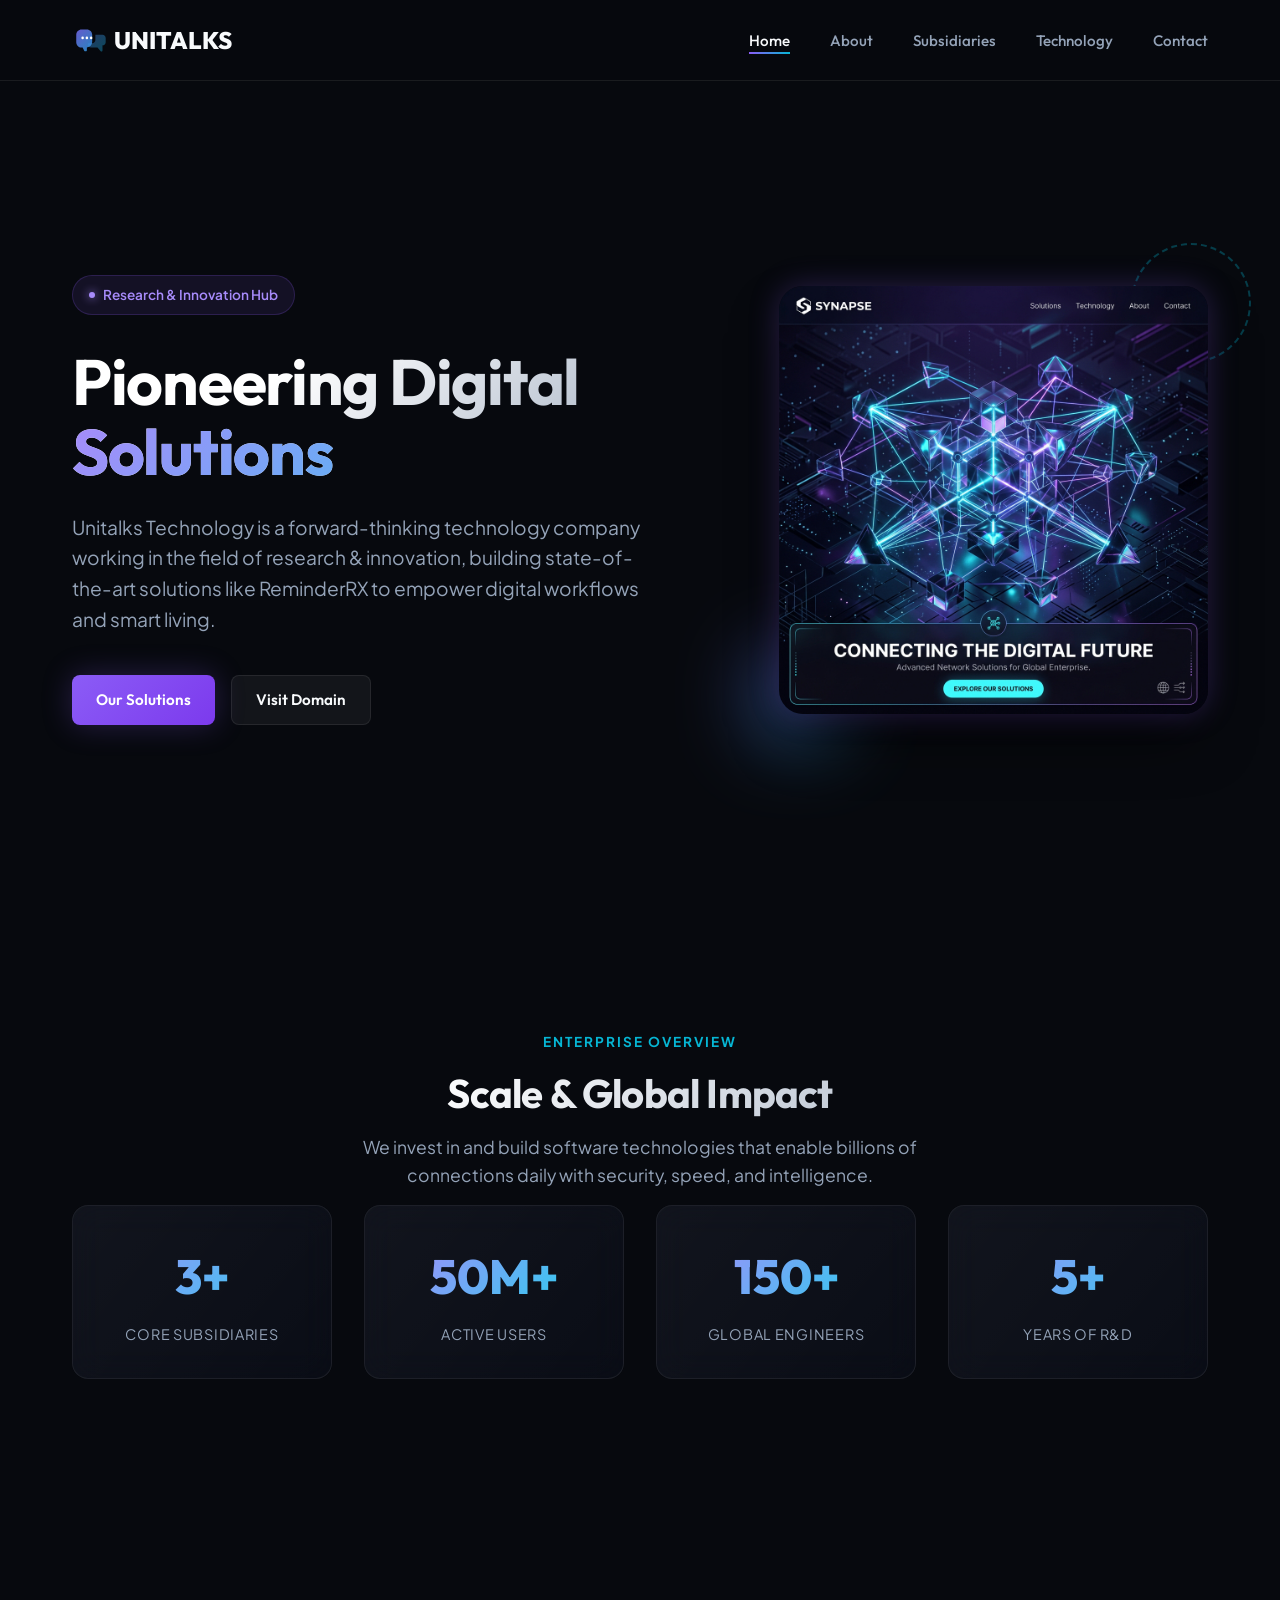
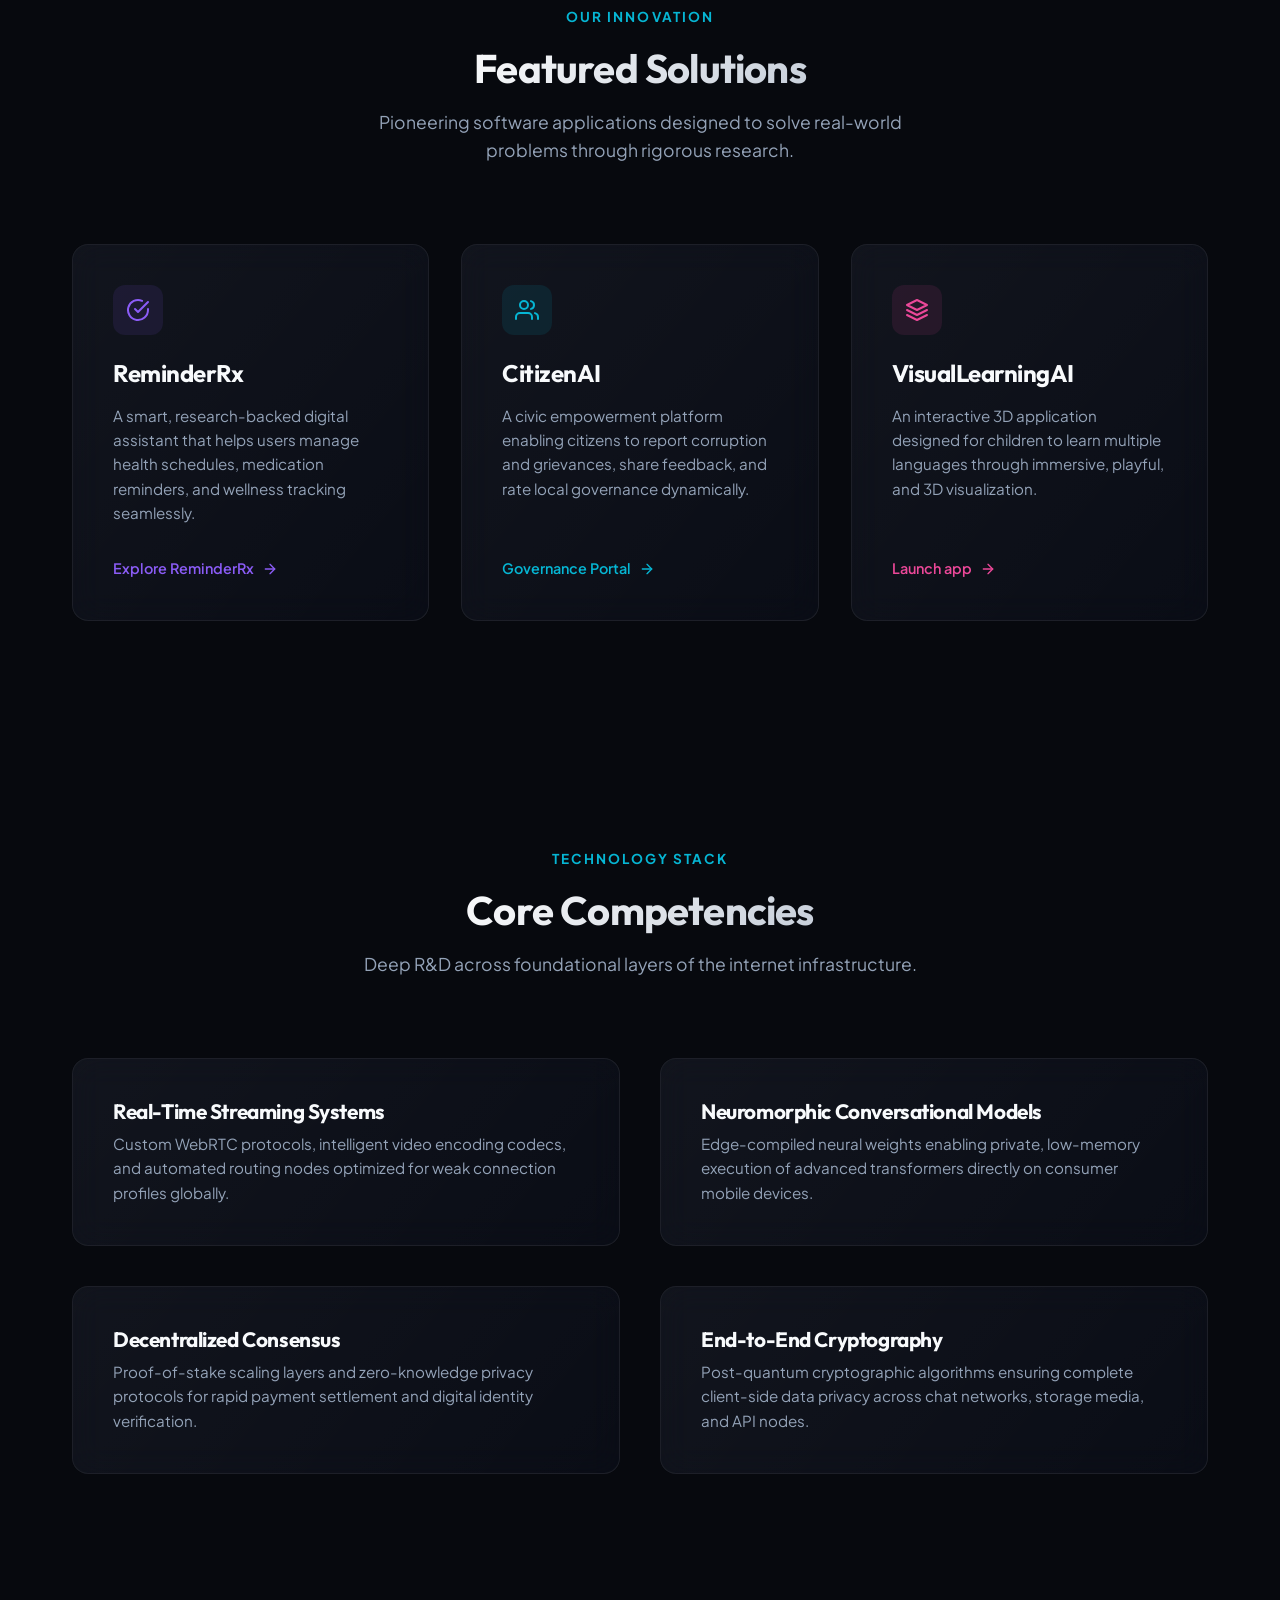
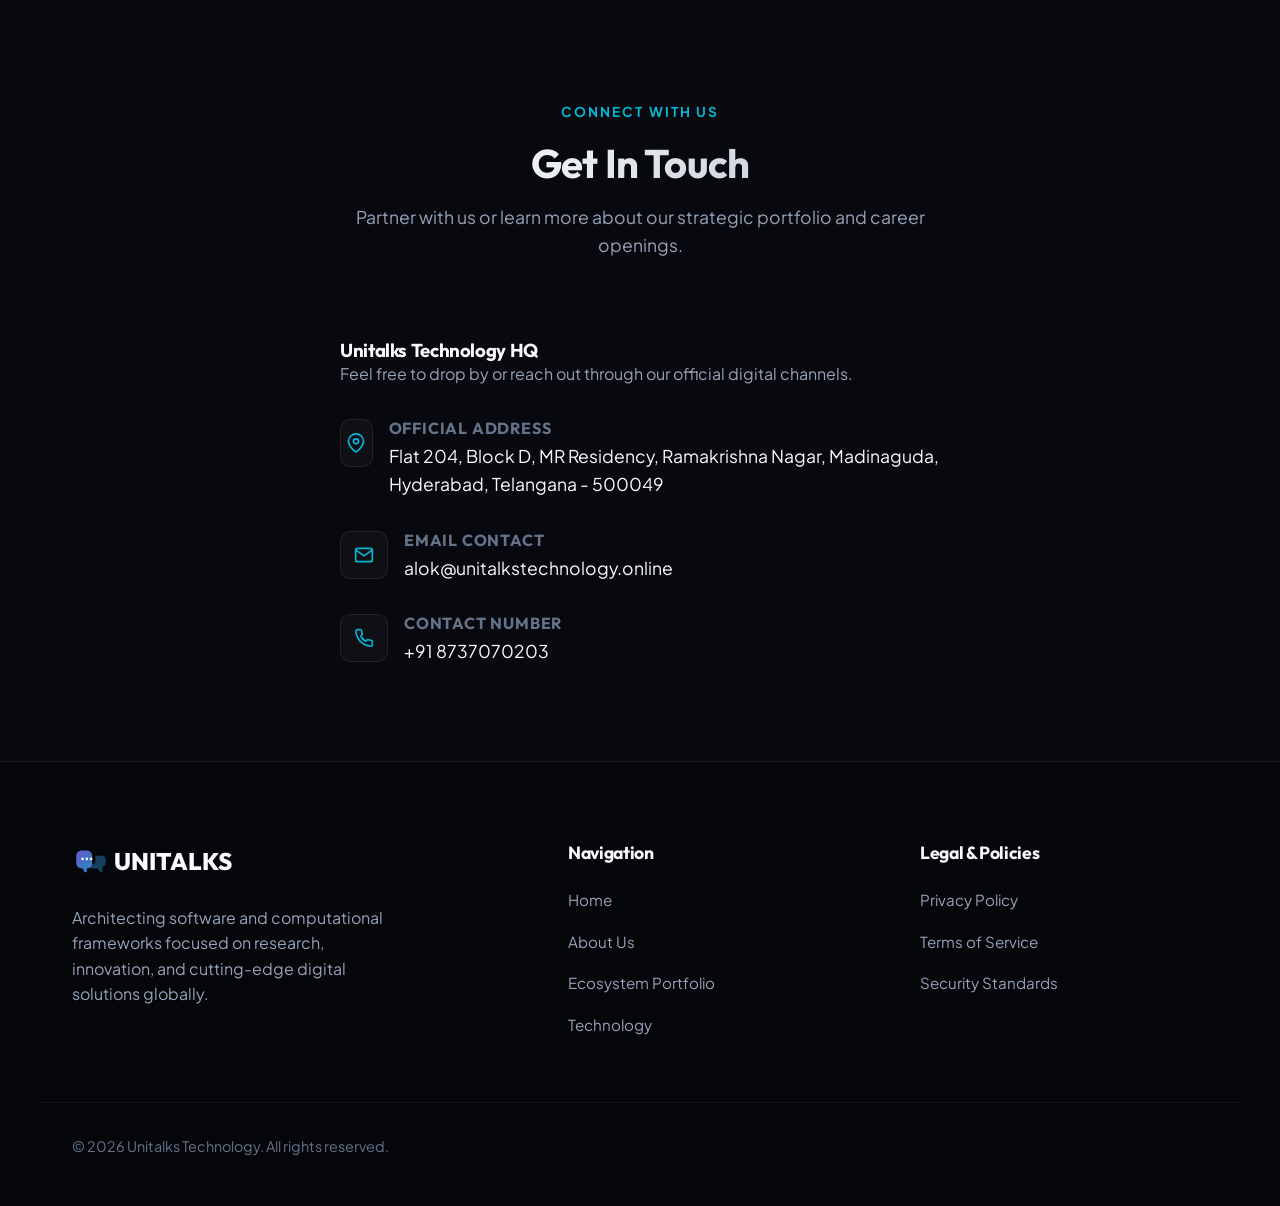
<file: index.html>
<!DOCTYPE html>
<html lang="en">
<head>
    <meta charset="UTF-8">
    <meta name="viewport" content="width=device-width, initial-scale=1.0">
    
    <!-- SEO Meta Tags -->
    <title>Unitalks Technology | Research & Innovation</title>
    <meta name="description" content="Unitalks Technology is a technology company working in the field of research and innovation, building solutions like ReminderRX.">
    <meta name="keywords" content="Unitalks, Unitalks Technology, Research, Innovation, ReminderRX, Tech Solutions, unitalkstechnology.online">
    <meta name="facebook-domain-verification" content="fm81fy7elxem7aftyt3hn0s35wh64n" />
    
    <!-- Open Graph / Facebook -->
    <meta property="og:type" content="website">
    <meta property="og:title" content="Unitalks Technology | Research & Innovation">
    <meta property="og:description" content="A technology company working in the field of research & innovation. Developers of ReminderRX.">
    
    <!-- Favicon -->
    <link rel="icon" type="image/svg+xml" href="assets/logo.svg">
    
    <!-- Stylesheets -->
    <link rel="stylesheet" href="style.css">
</head>
<body>

    <!-- Dynamic Mesh Background -->
    <div class="mesh-bg"></div>

    <!-- Header / Navigation -->
    <header>
        <div class="container nav-container">
            <a href="#" class="logo" id="logoLink">
                <svg class="logo-icon-svg" width="34" height="34" viewBox="0 0 32 32" fill="none" xmlns="http://www.w3.org/2000/svg">
                    <defs>
                        <linearGradient id="logoGradientHeader" x1="0" y1="0" x2="32" y2="32" gradientUnits="userSpaceOnUse">
                            <stop offset="0%" stop-color="#8b5cf6" />
                            <stop offset="100%" stop-color="#06b6d4" />
                        </linearGradient>
                    </defs>
                    <path d="M19 6H9c-2.76 0-5 2.24-5 5v7c0 2.76 2.24 5 5 5h1l1.5 3c.2.4.6.6 1 .6h.5c.6 0 1-.4 1-1v-2.6c3.38-.5 5-2.5 5-5.4V11c0-2.76-2.24-5-5-5z" fill="url(#logoGradientHeader)" opacity="0.85"/>
                    <path d="M23 11h-1v5c0 1.66-1.34 3-3 3h-4v1c0 1.66 1.34 3 3 3h6l3 3.5c.2.25.5.35.8.35.5 0 .9-.4.9-.9V21c1.66 0 3-1.34 3-3v-4c0-1.66-1.34-3-3-3z" fill="url(#logoGradientHeader)" opacity="0.4"/>
                    <circle cx="10" cy="14" r="1.2" fill="#ffffff"/>
                    <circle cx="14" cy="14" r="1.2" fill="#ffffff"/>
                    <circle cx="18" cy="14" r="1.2" fill="#ffffff"/>
                </svg>
                <span>UNITALKS</span>
            </a>
            
            <nav>
                <ul class="nav-links">
                    <li><a href="#home" class="active" id="navHome">Home</a></li>
                    <li><a href="#about" id="navAbout">About</a></li>
                    <li><a href="#subsidiaries" id="navSubs">Subsidiaries</a></li>
                    <li><a href="#technology" id="navTech">Technology</a></li>
                    <li><a href="#contact" id="navContact">Contact</a></li>
                </ul>
            </nav>

            <button class="menu-toggle" id="mobileMenuBtn" aria-label="Toggle Navigation Menu">
                <span></span>
                <span></span>
                <span></span>
            </button>
        </div>
    </header>

    <!-- Main Content -->
    <main>
        
        <!-- Hero Section -->
        <section id="home" class="hero">
            <div class="container hero-grid">
                <div class="hero-content reveal active">
                    <div class="hero-badge">
                        <span></span> Research & Innovation Hub
                    </div>
                    <h1 class="hero-title text-gradient-primary">
                        Pioneering Digital
                        <span class="text-gradient-purple-cyan">Solutions</span>
                    </h1>
                    <p class="hero-description">
                        Unitalks Technology is a forward-thinking technology company working in the field of research & innovation, building state-of-the-art solutions like ReminderRX to empower digital workflows and smart living.
                    </p>
                    <div class="hero-actions">
                        <a href="#subsidiaries" class="btn btn-primary" id="heroCtaPrimary">Our Solutions</a>
                        <a href="https://unitalkstechnology.online" class="btn btn-secondary" id="heroCtaSecondary" target="_blank">Visit Domain</a>
                    </div>
                </div>
                <div class="hero-visual reveal active">
                    <div class="hero-decor-1"></div>
                    <div class="hero-decor-2"></div>
                    <div class="hero-image-wrap">
                        <img src="assets/hero_visual.jpg" alt="Unitalks Technology Abstract Cyber Art" id="heroImg">
                    </div>
                </div>
            </div>
        </section>

        <!-- About & Metrics Section -->
        <section id="about" class="section">
            <div class="container">
                <div class="section-title-wrap reveal">
                    <span class="section-tag">Enterprise Overview</span>
                    <h2 class="section-title text-gradient-primary">Scale & Global Impact</h2>
                    <p class="section-subtitle">We invest in and build software technologies that enable billions of connections daily with security, speed, and intelligence.</p>
                </div>

                <div class="metrics-grid reveal">
                    <div class="glass-card metric-card" id="metric1">
                        <div class="metric-number text-gradient-purple-cyan">3+</div>
                        <div class="metric-label">Core Subsidiaries</div>
                    </div>
                    <div class="glass-card metric-card" id="metric2">
                        <div class="metric-number text-gradient-purple-cyan">50M+</div>
                        <div class="metric-label">Active Users</div>
                    </div>
                    <div class="glass-card metric-card" id="metric3">
                        <div class="metric-number text-gradient-purple-cyan">150+</div>
                        <div class="metric-label">Global Engineers</div>
                    </div>
                    <div class="glass-card metric-card" id="metric4">
                        <div class="metric-number text-gradient-purple-cyan">5+</div>
                        <div class="metric-label">Years of R&D</div>
                    </div>
                </div>
            </div>
        </section>

        <!-- Subsidiaries Portfolio -->
        <section id="subsidiaries" class="section">
            <div class="container">
                <div class="section-title-wrap reveal">
                    <span class="section-tag">Our Innovation</span>
                    <h2 class="section-title text-gradient-primary">Featured Solutions</h2>
                    <p class="section-subtitle">Pioneering software applications designed to solve real-world problems through rigorous research.</p>
                </div>

                <div class="subsidiaries-grid">
                    <!-- Subsidiary 1 (ReminderRx) -->
                    <div class="glass-card sub-card reveal" id="subCardReminder">
                        <div class="sub-icon">
                            <svg xmlns="http://www.w3.org/2000/svg" width="24" height="24" viewBox="0 0 24 24" fill="none" stroke="currentColor" stroke-width="2" stroke-linecap="round" stroke-linejoin="round"><path d="M22 11.08V12a10 10 0 1 1-5.93-9.14"></path><polyline points="22 4 12 14.01 9 11.01"></polyline></svg>
                        </div>
                        <h3 class="sub-title">ReminderRx</h3>
                        <p class="sub-description">
                            A smart, research-backed digital assistant that helps users manage health schedules, medication reminders, and wellness tracking seamlessly.
                        </p>
                        <a href="#" class="sub-link" id="subLinkReminder">
                            Explore ReminderRx 
                            <svg xmlns="http://www.w3.org/2000/svg" width="16" height="16" viewBox="0 0 24 24" fill="none" stroke="currentColor" stroke-width="2" stroke-linecap="round" stroke-linejoin="round"><line x1="5" y1="12" x2="19" y2="12"></line><polyline points="12 5 19 12 12 19"></polyline></svg>
                        </a>
                    </div>

                    <!-- Subsidiary 2 (CitizenAI) -->
                    <div class="glass-card sub-card reveal" id="subCardCitizen">
                        <div class="sub-icon">
                            <svg xmlns="http://www.w3.org/2000/svg" width="24" height="24" viewBox="0 0 24 24" fill="none" stroke="currentColor" stroke-width="2" stroke-linecap="round" stroke-linejoin="round"><path d="M17 21v-2a4 4 0 0 0-4-4H5a4 4 0 0 0-4 4v2"></path><circle cx="9" cy="7" r="4"></circle><path d="M23 21v-2a4 4 0 0 0-3-3.87"></path><path d="M16 3.13a4 4 0 0 1 0 7.75"></path></svg>
                        </div>
                        <h3 class="sub-title">CitizenAI</h3>
                        <p class="sub-description">
                            A civic empowerment platform enabling citizens to report corruption and grievances, share feedback, and rate local governance dynamically.
                        </p>
                        <a href="#" class="sub-link" id="subLinkCitizen" style="color: var(--secondary)">
                            Governance Portal 
                            <svg xmlns="http://www.w3.org/2000/svg" width="16" height="16" viewBox="0 0 24 24" fill="none" stroke="currentColor" stroke-width="2" stroke-linecap="round" stroke-linejoin="round"><line x1="5" y1="12" x2="19" y2="12"></line><polyline points="12 5 19 12 12 19"></polyline></svg>
                        </a>
                    </div>

                    <!-- Subsidiary 3 (VisualLearningAI) -->
                    <div class="glass-card sub-card reveal" id="subCardVisual">
                        <div class="sub-icon">
                            <svg xmlns="http://www.w3.org/2000/svg" width="24" height="24" viewBox="0 0 24 24" fill="none" stroke="currentColor" stroke-width="2" stroke-linecap="round" stroke-linejoin="round"><path d="M12 2L2 7l10 5 10-5-10-5z"></path><path d="M2 17l10 5 10-5"></path><path d="M2 12l10 5 10-5"></path></svg>
                        </div>
                        <h3 class="sub-title">VisualLearningAI</h3>
                        <p class="sub-description">
                            An interactive 3D application designed for children to learn multiple languages through immersive, playful, and 3D visualization.
                        </p>
                        <a href="#" class="sub-link" id="subLinkVisual" style="color: var(--accent)">
                            Launch app 
                            <svg xmlns="http://www.w3.org/2000/svg" width="16" height="16" viewBox="0 0 24 24" fill="none" stroke="currentColor" stroke-width="2" stroke-linecap="round" stroke-linejoin="round"><line x1="5" y1="12" x2="19" y2="12"></line><polyline points="12 5 19 12 12 19"></polyline></svg>
                        </a>
                    </div>
                </div>
            </div>
        </section>

        <!-- Core Technologies -->
        <section id="technology" class="section">
            <div class="container">
                <div class="section-title-wrap reveal">
                    <span class="section-tag">Technology Stack</span>
                    <h2 class="section-title text-gradient-primary">Core Competencies</h2>
                    <p class="section-subtitle">Deep R&D across foundational layers of the internet infrastructure.</p>
                </div>

                <div class="tech-grid">
                    <!-- Tech Item 1 -->
                    <div class="glass-card tech-card reveal" id="techCardRTC">
                        <div class="tech-info">
                            <h3>Real-Time Streaming Systems</h3>
                            <p>Custom WebRTC protocols, intelligent video encoding codecs, and automated routing nodes optimized for weak connection profiles globally.</p>
                        </div>
                    </div>

                    <!-- Tech Item 2 -->
                    <div class="glass-card tech-card reveal" id="techCardAI">
                        <div class="tech-info">
                            <h3>Neuromorphic Conversational Models</h3>
                            <p>Edge-compiled neural weights enabling private, low-memory execution of advanced transformers directly on consumer mobile devices.</p>
                        </div>
                    </div>

                    <!-- Tech Item 3 -->
                    <div class="glass-card tech-card reveal" id="techCardChain">
                        <div class="tech-info">
                            <h3>Decentralized Consensus</h3>
                            <p>Proof-of-stake scaling layers and zero-knowledge privacy protocols for rapid payment settlement and digital identity verification.</p>
                        </div>
                    </div>

                    <!-- Tech Item 4 -->
                    <div class="glass-card tech-card reveal" id="techCardSec">
                        <div class="tech-info">
                            <h3>End-to-End Cryptography</h3>
                            <p>Post-quantum cryptographic algorithms ensuring complete client-side data privacy across chat networks, storage media, and API nodes.</p>
                        </div>
                    </div>
                </div>
            </div>
        </section>

        <!-- Contact Section -->
        <section id="contact" class="section">
            <div class="container">
                <div class="section-title-wrap reveal">
                    <span class="section-tag">Connect With Us</span>
                    <h2 class="section-title text-gradient-primary">Get In Touch</h2>
                    <p class="section-subtitle">Partner with us or learn more about our strategic portfolio and career openings.</p>
                </div>

                <div class="contact-grid reveal">
                    <!-- Contact Information -->
                    <div class="contact-info">
                        <h3>Unitalks Technology HQ</h3>
                        <p style="color: var(--text-secondary); margin-bottom: 2rem;">Feel free to drop by or reach out through our official digital channels.</p>
                        
                        <div class="contact-info-list">
                            <div class="contact-info-item" id="infoAddress">
                                <div class="contact-info-icon">
                                    <svg xmlns="http://www.w3.org/2000/svg" width="20" height="20" viewBox="0 0 24 24" fill="none" stroke="currentColor" stroke-width="2" stroke-linecap="round" stroke-linejoin="round"><path d="M21 10c0 7-9 13-9 13s-9-6-9-13a9 9 0 0 1 18 0z"></path><circle cx="12" cy="10" r="3"></circle></svg>
                                </div>
                                <div class="contact-info-content">
                                    <h4>Official Address</h4>
                                    <p>Flat 204, Block D, MR Residency, Ramakrishna Nagar, Madinaguda, Hyderabad, Telangana - 500049</p>
                                </div>
                            </div>

                            <div class="contact-info-item" id="infoEmail">
                                <div class="contact-info-icon">
                                    <svg xmlns="http://www.w3.org/2000/svg" width="20" height="20" viewBox="0 0 24 24" fill="none" stroke="currentColor" stroke-width="2" stroke-linecap="round" stroke-linejoin="round"><path d="M4 4h16c1.1 0 2 .9 2 2v12c0 1.1-.9 2-2 2H4c-1.1 0-2-.9-2-2V6c0-1.1.9-2 2-2z"></path><polyline points="22,6 12,13 2,6"></polyline></svg>
                                </div>
                                <div class="contact-info-content">
                                    <h4>Email Contact</h4>
                                    <p><a href="mailto:alok@unitalkstechnology.online">alok@unitalkstechnology.online</a></p>
                                </div>
                            </div>

                            <div class="contact-info-item" id="infoPhone">
                                <div class="contact-info-icon">
                                    <svg xmlns="http://www.w3.org/2000/svg" width="20" height="20" viewBox="0 0 24 24" fill="none" stroke="currentColor" stroke-width="2" stroke-linecap="round" stroke-linejoin="round"><path d="M22 16.92v3a2 2 0 0 1-2.18 2 19.79 19.79 0 0 1-8.63-3.07 19.5 19.5 0 0 1-6-6 19.79 19.79 0 0 1-3.07-8.67A2 2 0 0 1 4.11 2h3a2 2 0 0 1 2 1.72 12.84 12.84 0 0 0 .7 2.81 2 2 0 0 1-.45 2.11L8.09 9.91a16 16 0 0 0 6 6l1.27-1.27a2 2 0 0 1 2.11-.45 12.84 12.84 0 0 0 2.81.7A2 2 0 0 1 22 16.92z"></path></svg>
                                </div>
                                <div class="contact-info-content">
                                    <h4>Contact Number</h4>
                                    <p>+91 8737070203</p>
                                </div>
                            </div>
                        </div>
                    </div>
                </div>
            </div>
        </section>

    </main>

    <!-- Footer -->
    <footer>
        <div class="container footer-grid">
            <div class="footer-brand">
                <a href="#" class="logo" id="footerLogoLink">
                    <svg class="logo-icon-svg" width="34" height="34" viewBox="0 0 32 32" fill="none" xmlns="http://www.w3.org/2000/svg">
                        <defs>
                            <linearGradient id="logoGradientFooter" x1="0" y1="0" x2="32" y2="32" gradientUnits="userSpaceOnUse">
                                <stop offset="0%" stop-color="#8b5cf6" />
                                <stop offset="100%" stop-color="#06b6d4" />
                            </linearGradient>
                        </defs>
                        <path d="M19 6H9c-2.76 0-5 2.24-5 5v7c0 2.76 2.24 5 5 5h1l1.5 3c.2.4.6.6 1 .6h.5c.6 0 1-.4 1-1v-2.6c3.38-.5 5-2.5 5-5.4V11c0-2.76-2.24-5-5-5z" fill="url(#logoGradientFooter)" opacity="0.85"/>
                        <path d="M23 11h-1v5c0 1.66-1.34 3-3 3h-4v1c0 1.66 1.34 3 3 3h6l3 3.5c.2.25.5.35.8.35.5 0 .9-.4.9-.9V21c1.66 0 3-1.34 3-3v-4c0-1.66-1.34-3-3-3z" fill="url(#logoGradientFooter)" opacity="0.4"/>
                        <circle cx="10" cy="14" r="1.2" fill="#ffffff"/>
                        <circle cx="14" cy="14" r="1.2" fill="#ffffff"/>
                        <circle cx="18" cy="14" r="1.2" fill="#ffffff"/>
                    </svg>
                    <span>UNITALKS</span>
                </a>
                <p>Architecting software and computational frameworks focused on research, innovation, and cutting-edge digital solutions globally.</p>
            </div>
            
            <div class="footer-nav">
                <h4>Navigation</h4>
                <ul class="footer-links">
                    <li><a href="#home" id="footHome">Home</a></li>
                    <li><a href="#about" id="footAbout">About Us</a></li>
                    <li><a href="#subsidiaries" id="footSubs">Ecosystem Portfolio</a></li>
                    <li><a href="#technology" id="footTech">Technology</a></li>
                </ul>
            </div>

            <div class="footer-nav">
                <h4>Legal & Policies</h4>
                <ul class="footer-links">
                    <li><a href="#" id="footPrivacy">Privacy Policy</a></li>
                    <li><a href="#" id="footTerms">Terms of Service</a></li>
                    <li><a href="#" id="footSecurity">Security Standards</a></li>
                </ul>
            </div>
        </div>

        <div class="container footer-bottom">
            <p>&copy; 2026 Unitalks Technology. All rights reserved.</p>
        </div>
    </footer>

    <!-- Privacy Policy Modal -->
    <div class="modal-overlay" id="privacyModal">
        <div class="glass-card modal-content">
            <button class="modal-close" id="closePrivacyBtn" aria-label="Close Privacy Modal">&times;</button>
            <div class="modal-body">
                <h2 class="text-gradient-purple-cyan" style="margin-bottom: 1rem;">Privacy Policy</h2>
                <p><strong>Last updated: August 4, 2026</strong></p>
                <p>At Unitalks Technology, we value the trust you place in us. This Privacy Policy describes how we collect, use, and protect information across our applications and platforms including ReminderRx, CitizenAI, and VisualLearningAI.</p>
                
                <h3>1. Information We Collect</h3>
                <p>We may collect information directly from you or automatically through your usage of our services. This includes contact details, user preferences, and usage analytics required to optimize our AI-driven systems.</p>
                
                <h3>2. How We Use Information</h3>
                <p>We utilize the collected information to power core product features, validate civic responses (for CitizenAI), organize medication schedules (for ReminderRx), and personalise immersive 3D languages spaces (for VisualLearningAI).</p>
                
                <h3>3. Security & Compliance</h3>
                <p>We adopt industry-leading security practices, including data encryption in transit and rest, ensuring complete alignment with privacy regulations.</p>
                
                <h3>4. Contact Us</h3>
                <p>If you have any questions regarding this Privacy Policy, please contact us at <strong>alok@unitalkstechnology.online</strong>.</p>
            </div>
        </div>
    </div>

    <!-- Scripts -->
    <script src="app.js"></script>
</body>
</html>
</file>
<file: style.css>
@import url('https://fonts.googleapis.com/css2?family=Outfit:wght@300;400;500;600;700;800&family=Plus+Jakarta+Sans:wght@300;400;500;600;700&display=swap');

:root {
    /* Color Palette */
    --bg-dark: #07090e;
    --bg-dark-rgb: 7, 9, 14;
    --bg-card: rgba(15, 22, 36, 0.4);
    --bg-card-hover: rgba(20, 30, 50, 0.6);
    --border-color: rgba(255, 255, 255, 0.08);
    --border-color-hover: rgba(139, 92, 246, 0.3);
    
    --primary: #8b5cf6; /* Electric Violet */
    --primary-rgb: 139, 92, 246;
    --secondary: #06b6d4; /* Turquoise / Cyan */
    --secondary-rgb: 6, 182, 212;
    --accent: #ec4899; /* Pink accent */
    
    --text-primary: #f8fafc;
    --text-secondary: #94a3b8;
    --text-muted: #64748b;
    
    /* Typography */
    --font-heading: 'Outfit', sans-serif;
    --font-body: 'Plus Jakarta Sans', sans-serif;
    
    /* Effects */
    --glow-primary: 0 0 30px rgba(139, 92, 246, 0.25);
    --glow-secondary: 0 0 30px rgba(6, 182, 212, 0.25);
    --glass-blur: blur(16px);
    --transition-smooth: all 0.4s cubic-bezier(0.16, 1, 0.3, 1);
}

* {
    margin: 0;
    padding: 0;
    box-sizing: border-box;
}

html {
    scroll-behavior: smooth;
    font-size: 16px;
    background-color: var(--bg-dark);
}

body {
    font-family: var(--font-body);
    color: var(--text-primary);
    background-color: var(--bg-dark);
    overflow-x: hidden;
    line-height: 1.6;
}

/* Custom Scrollbar */
::-webkit-scrollbar {
    width: 8px;
}
::-webkit-scrollbar-track {
    background: var(--bg-dark);
}
::-webkit-scrollbar-thumb {
    background: rgba(139, 92, 246, 0.3);
    border-radius: 4px;
}
::-webkit-scrollbar-thumb:hover {
    background: rgba(139, 92, 246, 0.6);
}

/* Base Styles & Typography */
h1, h2, h3, h4, h5, h6 {
    font-family: var(--font-heading);
    font-weight: 700;
    letter-spacing: -0.02em;
    line-height: 1.2;
}

a {
    color: inherit;
    text-decoration: none;
    transition: var(--transition-smooth);
}

button, .btn {
    font-family: var(--font-heading);
    font-weight: 600;
    cursor: pointer;
    border: none;
    outline: none;
    background: none;
    transition: var(--transition-smooth);
}

/* Mesh Background Gradient */
.mesh-bg {
    position: fixed;
    top: 0;
    left: 0;
    width: 100%;
    height: 100%;
    z-index: -2;
    overflow: hidden;
    background: radial-gradient(circle at 10% 20%, rgba(15, 22, 36, 1) 0%, rgba(7, 9, 14, 1) 90.2%);
}

.mesh-bg::before {
    content: '';
    position: absolute;
    top: -20%;
    left: -10%;
    width: 60%;
    height: 60%;
    background: radial-gradient(circle, rgba(139, 92, 246, 0.12) 0%, rgba(0, 0, 0, 0) 70%);
    filter: blur(80px);
    animation: drift 20s infinite alternate ease-in-out;
}

.mesh-bg::after {
    content: '';
    position: absolute;
    bottom: -10%;
    right: -10%;
    width: 50%;
    height: 50%;
    background: radial-gradient(circle, rgba(6, 182, 212, 0.12) 0%, rgba(0, 0, 0, 0) 70%);
    filter: blur(80px);
    animation: drift 25s infinite alternate-reverse ease-in-out;
}

@keyframes drift {
    0% { transform: translate(0, 0) scale(1); }
    100% { transform: translate(10%, 8%) scale(1.15); }
}

/* Glassmorphism Panel Utilities */
.glass-card {
    background: var(--bg-card);
    backdrop-filter: var(--glass-blur);
    -webkit-backdrop-filter: var(--glass-blur);
    border: 1px solid var(--border-color);
    border-radius: 16px;
    padding: 2.5rem;
    transition: var(--transition-smooth);
    position: relative;
    overflow: hidden;
}

.glass-card::before {
    content: '';
    position: absolute;
    top: 0;
    left: 0;
    width: 100%;
    height: 100%;
    background: linear-gradient(130deg, rgba(255, 255, 255, 0.03) 0%, rgba(255, 255, 255, 0) 100%);
    z-index: -1;
}

.glass-card:hover {
    background: var(--bg-card-hover);
    border-color: var(--border-color-hover);
    transform: translateY(-5px);
    box-shadow: 0 20px 40px -15px rgba(0, 0, 0, 0.5), 0 0 20px rgba(139, 92, 246, 0.05);
}

/* Dynamic Spotlight Effect container */
.spotlight-container {
    position: relative;
}

.spotlight-glow {
    position: absolute;
    width: 300px;
    height: 300px;
    border-radius: 50%;
    background: radial-gradient(circle, rgba(139, 92, 246, 0.08) 0%, rgba(0,0,0,0) 70%);
    pointer-events: none;
    transform: translate(-50%, -50%);
    z-index: 0;
    transition: opacity 0.5s ease;
    opacity: 0;
}

/* Typography Gradient */
.text-gradient-primary {
    background: linear-gradient(135deg, #fff 30%, var(--text-secondary) 100%);
    -webkit-background-clip: text;
    -webkit-text-fill-color: transparent;
}

.text-gradient-purple-cyan {
    background: linear-gradient(135deg, #a78bfa 0%, #22d3ee 100%);
    -webkit-background-clip: text;
    -webkit-text-fill-color: transparent;
}

/* Layout Utilities */
.container {
    width: 100%;
    max-width: 1200px;
    margin: 0 auto;
    padding: 0 2rem;
}

.section {
    padding: 8rem 0 6rem;
    position: relative;
}

.section-title-wrap {
    text-align: center;
    margin-bottom: 5rem;
}

.section-tag {
    font-size: 0.85rem;
    font-weight: 700;
    text-transform: uppercase;
    letter-spacing: 0.15em;
    color: var(--secondary);
    margin-bottom: 1rem;
    display: inline-block;
}

.section-title {
    font-size: 2.5rem;
    color: var(--text-primary);
    margin-bottom: 1rem;
}

.section-subtitle {
    font-size: 1.1rem;
    color: var(--text-secondary);
    max-width: 600px;
    margin: 0 auto;
}

/* Button Component */
.btn {
    display: inline-flex;
    align-items: center;
    justify-content: center;
    gap: 0.5rem;
    padding: 0.75rem 1.5rem;
    border-radius: 8px;
    font-size: 0.95rem;
    transition: var(--transition-smooth);
}

.btn-primary {
    background: linear-gradient(135deg, var(--primary) 0%, #7c3aed 100%);
    color: #fff;
    box-shadow: var(--glow-primary);
}

.btn-primary:hover {
    transform: translateY(-2px);
    box-shadow: 0 0 40px rgba(139, 92, 246, 0.45);
}

.btn-secondary {
    background: rgba(255, 255, 255, 0.05);
    border: 1px solid var(--border-color);
    color: var(--text-primary);
}

.btn-secondary:hover {
    background: rgba(255, 255, 255, 0.1);
    border-color: rgba(255, 255, 255, 0.2);
    transform: translateY(-2px);
}

/* Scroll Animation classes */
.reveal {
    opacity: 0;
    transform: translateY(30px);
    transition: opacity 0.8s cubic-bezier(0.16, 1, 0.3, 1), transform 0.8s cubic-bezier(0.16, 1, 0.3, 1);
}

.reveal.active {
    opacity: 1;
    transform: translateY(0);
}

/* ---------------------------------
   NAVBAR COMPONENT
--------------------------------- */
header {
    position: fixed;
    top: 0;
    left: 0;
    width: 100%;
    z-index: 100;
    background: rgba(7, 9, 14, 0.6);
    backdrop-filter: var(--glass-blur);
    -webkit-backdrop-filter: var(--glass-blur);
    border-bottom: 1px solid var(--border-color);
    transition: var(--transition-smooth);
}

header.scrolled {
    padding: 0.75rem 0;
    background: rgba(7, 9, 14, 0.85);
}

.nav-container {
    display: flex;
    justify-content: space-between;
    align-items: center;
    height: 80px;
    transition: var(--transition-smooth);
}

header.scrolled .nav-container {
    height: 60px;
}

.logo {
    font-family: var(--font-heading);
    font-size: 1.5rem;
    font-weight: 800;
    display: flex;
    align-items: center;
    gap: 0.5rem;
}

.logo-icon-svg {
    transition: var(--transition-smooth);
}

.logo:hover .logo-icon-svg {
    transform: rotate(5deg) scale(1.08);
}

.nav-links {
    display: flex;
    align-items: center;
    gap: 2.5rem;
    list-style: none;
}

.nav-links a {
    font-family: var(--font-heading);
    font-size: 0.95rem;
    font-weight: 500;
    color: var(--text-secondary);
    position: relative;
    padding: 0.25rem 0;
}

.nav-links a:hover,
.nav-links a.active {
    color: var(--text-primary);
}

.nav-links a::after {
    content: '';
    position: absolute;
    bottom: 0;
    left: 0;
    width: 0;
    height: 2px;
    background: linear-gradient(90deg, var(--primary), var(--secondary));
    transition: var(--transition-smooth);
}

.nav-links a:hover::after,
.nav-links a.active::after {
    width: 100%;
}

.menu-toggle {
    display: none;
    flex-direction: column;
    gap: 6px;
    width: 30px;
    background: none;
    border: none;
}

.menu-toggle span {
    display: block;
    width: 100%;
    height: 2px;
    background-color: var(--text-primary);
    transition: var(--transition-smooth);
}

/* ---------------------------------
   HERO SECTION
--------------------------------- */
.hero {
    min-height: 100vh;
    display: flex;
    align-items: center;
    position: relative;
    padding-top: 100px;
    overflow: hidden;
}

.hero-grid {
    display: grid;
    grid-template-columns: 1.2fr 0.8fr;
    gap: 4rem;
    align-items: center;
}

.hero-content {
    z-index: 2;
}

.hero-badge {
    display: inline-flex;
    align-items: center;
    gap: 0.5rem;
    padding: 0.5rem 1rem;
    background: rgba(139, 92, 246, 0.1);
    border: 1px solid rgba(139, 92, 246, 0.2);
    border-radius: 99px;
    font-size: 0.85rem;
    font-weight: 600;
    color: #a78bfa;
    margin-bottom: 2rem;
}

.hero-badge span {
    width: 6px;
    height: 6px;
    background-color: #a78bfa;
    border-radius: 50%;
    box-shadow: 0 0 10px #a78bfa;
    animation: pulse 1.5s infinite alternate;
}

@keyframes pulse {
    0% { opacity: 0.3; }
    100% { opacity: 1; }
}

.hero-title {
    font-size: 4rem;
    line-height: 1.1;
    margin-bottom: 1.5rem;
}

.hero-title span {
    display: block;
}

.hero-description {
    font-size: 1.2rem;
    color: var(--text-secondary);
    margin-bottom: 2.5rem;
    max-width: 580px;
}

.hero-actions {
    display: flex;
    gap: 1rem;
}

.hero-visual {
    position: relative;
    display: flex;
    justify-content: center;
    align-items: center;
}

.hero-image-wrap {
    width: 100%;
    aspect-ratio: 1;
    max-width: 450px;
    border-radius: 24px;
    position: relative;
    z-index: 1;
    overflow: hidden;
    box-shadow: var(--glow-primary), 0 30px 60px -15px rgba(0, 0, 0, 0.8);
}

.hero-image-wrap img {
    width: 100%;
    height: 100%;
    object-fit: cover;
}

.hero-decor-1 {
    position: absolute;
    top: -10%;
    right: -10%;
    width: 120px;
    height: 120px;
    border: 2px dashed rgba(6, 182, 212, 0.3);
    border-radius: 50%;
    animation: rotate 20s linear infinite;
    z-index: 0;
}

.hero-decor-2 {
    position: absolute;
    bottom: -5%;
    left: -5%;
    width: 80px;
    height: 80px;
    background: linear-gradient(135deg, var(--primary), var(--secondary));
    border-radius: 16px;
    filter: blur(40px);
    opacity: 0.6;
    animation: float 6s ease-in-out infinite;
    z-index: 0;
}

@keyframes rotate {
    0% { transform: rotate(0deg); }
    100% { transform: rotate(360deg); }
}

@keyframes float {
    0%, 100% { transform: translateY(0) rotate(0deg); }
    50% { transform: translateY(-15px) rotate(5deg); }
}

/* ---------------------------------
   ABOUT / METRICS SECTION
--------------------------------- */
.metrics-grid {
    display: grid;
    grid-template-columns: repeat(4, 1fr);
    gap: 2rem;
    margin-top: -4rem;
    position: relative;
    z-index: 10;
}

.metric-card {
    text-align: center;
    padding: 2rem;
}

.metric-number {
    font-size: 3rem;
    font-weight: 800;
    margin-bottom: 0.5rem;
    font-family: var(--font-heading);
}

.metric-label {
    font-size: 0.9rem;
    color: var(--text-secondary);
    text-transform: uppercase;
    letter-spacing: 0.05em;
}

/* ---------------------------------
   PORTFOLIO / SUBSIDIARIES SECTION
--------------------------------- */
.subsidiaries-grid {
    display: grid;
    grid-template-columns: repeat(3, 1fr);
    gap: 2rem;
}

.sub-card {
    display: flex;
    flex-direction: column;
    height: 100%;
}

.sub-icon {
    width: 50px;
    height: 50px;
    border-radius: 12px;
    background: rgba(139, 92, 246, 0.1);
    color: var(--primary);
    display: flex;
    align-items: center;
    justify-content: center;
    margin-bottom: 1.5rem;
    font-size: 1.5rem;
}

.sub-card:nth-child(2) .sub-icon {
    background: rgba(6, 182, 212, 0.1);
    color: var(--secondary);
}

.sub-card:nth-child(3) .sub-icon {
    background: rgba(236, 72, 153, 0.1);
    color: var(--accent);
}

.sub-title {
    font-size: 1.5rem;
    margin-bottom: 1rem;
}

.sub-description {
    color: var(--text-secondary);
    font-size: 0.95rem;
    margin-bottom: 2rem;
    flex-grow: 1;
}

.sub-link {
    display: inline-flex;
    align-items: center;
    gap: 0.5rem;
    font-size: 0.9rem;
    font-weight: 600;
    color: var(--primary);
}

.sub-link svg {
    transition: transform 0.3s ease;
}

.sub-card:hover .sub-link svg {
    transform: translateX(5px);
}

/* ---------------------------------
   CORE VALUES / TECH GRID
--------------------------------- */
.tech-grid {
    display: grid;
    grid-template-columns: repeat(2, 1fr);
    gap: 2.5rem;
}

.tech-card {
    display: flex;
    gap: 1.5rem;
}

.tech-info h3 {
    font-size: 1.3rem;
    margin-bottom: 0.5rem;
}

.tech-info p {
    color: var(--text-secondary);
    font-size: 0.95rem;
}

/* ---------------------------------
   CONTACT SECTION
--------------------------------- */
.contact-grid {
    display: flex;
    justify-content: center;
    max-width: 600px;
    margin: 0 auto;
}

.contact-info-list {
    display: flex;
    flex-direction: column;
    gap: 2rem;
    margin-top: 2rem;
}

.contact-info-item {
    display: flex;
    gap: 1rem;
    align-items: flex-start;
}

.contact-info-icon {
    width: 48px;
    height: 48px;
    border-radius: 10px;
    background: rgba(255, 255, 255, 0.03);
    border: 1px solid var(--border-color);
    display: flex;
    align-items: center;
    justify-content: center;
    color: var(--secondary);
    font-size: 1.2rem;
}

.contact-info-content h4 {
    font-size: 1rem;
    color: var(--text-muted);
    text-transform: uppercase;
    letter-spacing: 0.05em;
    margin-bottom: 0.25rem;
}

.contact-info-content p {
    font-size: 1.1rem;
    color: var(--text-primary);
}

.contact-form {
    display: flex;
    flex-direction: column;
    gap: 1.5rem;
}

.form-row {
    display: grid;
    grid-template-columns: 1fr 1fr;
    gap: 1.5rem;
}

.form-group {
    display: flex;
    flex-direction: column;
    gap: 0.5rem;
}

.form-group label {
    font-size: 0.85rem;
    font-weight: 600;
    color: var(--text-secondary);
}

.form-control {
    background: rgba(255, 255, 255, 0.03);
    border: 1px solid var(--border-color);
    border-radius: 8px;
    padding: 0.85rem 1rem;
    color: var(--text-primary);
    font-family: var(--font-body);
    font-size: 0.95rem;
    transition: var(--transition-smooth);
}

.form-control:focus {
    outline: none;
    border-color: var(--primary);
    background: rgba(255, 255, 255, 0.06);
    box-shadow: 0 0 15px rgba(139, 92, 246, 0.15);
}

textarea.form-control {
    resize: none;
}

.form-status {
    font-size: 0.9rem;
    margin-top: 0.5rem;
    display: none;
}

.form-status.success {
    color: #10b981;
    display: block;
}

.form-status.error {
    color: #ef4444;
    display: block;
}

/* ---------------------------------
   FOOTER
--------------------------------- */
footer {
    border-top: 1px solid var(--border-color);
    background: #040609;
    padding: 5rem 0 3rem;
}

.footer-grid {
    display: grid;
    grid-template-columns: 1.5fr 1fr 1fr;
    gap: 4rem;
    margin-bottom: 4rem;
}

.footer-brand p {
    color: var(--text-secondary);
    margin-top: 1.5rem;
    max-width: 320px;
}

.footer-nav h4 {
    font-size: 1.1rem;
    margin-bottom: 1.5rem;
    color: var(--text-primary);
}

.footer-links {
    display: flex;
    flex-direction: column;
    gap: 1rem;
    list-style: none;
}

.footer-links a {
    color: var(--text-secondary);
    font-size: 0.95rem;
}

.footer-links a:hover {
    color: var(--primary);
    transform: translateX(3px);
}

.footer-bottom {
    display: flex;
    justify-content: space-between;
    align-items: center;
    border-top: 1px solid rgba(255, 255, 255, 0.05);
    padding-top: 2rem;
    color: var(--text-muted);
    font-size: 0.9rem;
}

/* ---------------------------------
   RESPONSIVE MEDIA QUERIES
--------------------------------- */
@media (max-width: 1024px) {
    .hero-title {
        font-size: 3.2rem;
    }
    .metrics-grid {
        grid-template-columns: repeat(2, 1fr);
        margin-top: 2rem;
    }
    .subsidiaries-grid {
        grid-template-columns: repeat(2, 1fr);
    }
}

@media (max-width: 768px) {
    .section {
        padding: 5rem 0 4rem;
    }
    .hero {
        padding-top: 80px;
        min-height: auto;
    }
    .hero-grid {
        grid-template-columns: 1fr;
        gap: 3rem;
        text-align: center;
    }
    .hero-badge {
        justify-content: center;
    }
    .hero-description {
        margin: 0 auto 2rem;
    }
    .hero-actions {
        justify-content: center;
    }
    .hero-image-wrap {
        max-width: 380px;
    }
    .menu-toggle {
        display: flex;
    }
    .nav-links {
        position: fixed;
        top: 80px;
        left: 0;
        width: 100%;
        height: 0;
        overflow: hidden;
        background: rgba(7, 9, 14, 0.95);
        backdrop-filter: var(--glass-blur);
        flex-direction: column;
        justify-content: center;
        gap: 2rem;
        transition: var(--transition-smooth);
    }
    .nav-links.active {
        height: calc(100vh - 80px);
    }
    .subsidiaries-grid,
    .tech-grid,
    .contact-grid,
    .footer-grid {
        grid-template-columns: 1fr;
        gap: 3rem;
    }
    .form-row {
        grid-template-columns: 1fr;
    }
    .footer-grid {
        text-align: center;
    }
    .footer-brand p {
        margin: 1.5rem auto 0;
    }
    .footer-bottom {
        flex-direction: column;
        gap: 1rem;
        text-align: center;
    }
}

/* ---------------------------------
   MODAL DIALOG COMPONENT
--------------------------------- */
.modal-overlay {
    position: fixed;
    top: 0;
    left: 0;
    width: 100%;
    height: 100%;
    background: rgba(7, 9, 14, 0.8);
    backdrop-filter: var(--glass-blur);
    -webkit-backdrop-filter: var(--glass-blur);
    z-index: 200;
    opacity: 0;
    pointer-events: none;
    transition: var(--transition-smooth);
    display: flex;
    align-items: center;
    justify-content: center;
    padding: 2rem;
}

.modal-overlay.active {
    opacity: 1;
    pointer-events: auto;
}

.modal-content {
    max-width: 650px;
    width: 100%;
    max-height: 80vh;
    overflow-y: auto;
    position: relative;
    padding-top: 3.5rem;
}

.modal-close {
    position: absolute;
    top: 1.5rem;
    right: 1.5rem;
    color: var(--text-secondary);
    font-size: 1.5rem;
    background: none;
    border: none;
    cursor: pointer;
    transition: var(--transition-smooth);
}

.modal-close:hover {
    color: var(--text-primary);
    transform: scale(1.1);
}

.modal-body h3 {
    margin-top: 1.5rem;
    margin-bottom: 0.5rem;
    font-size: 1.25rem;
    color: var(--text-primary);
}

.modal-body p {
    color: var(--text-secondary);
    font-size: 0.95rem;
    margin-bottom: 1rem;
    line-height: 1.6;
}

.modal-body ul {
    margin-bottom: 1rem;
    padding-left: 1.5rem;
    color: var(--text-secondary);
    font-size: 0.95rem;
}

.modal-body ul li {
    margin-bottom: 0.5rem;
}
</file>
